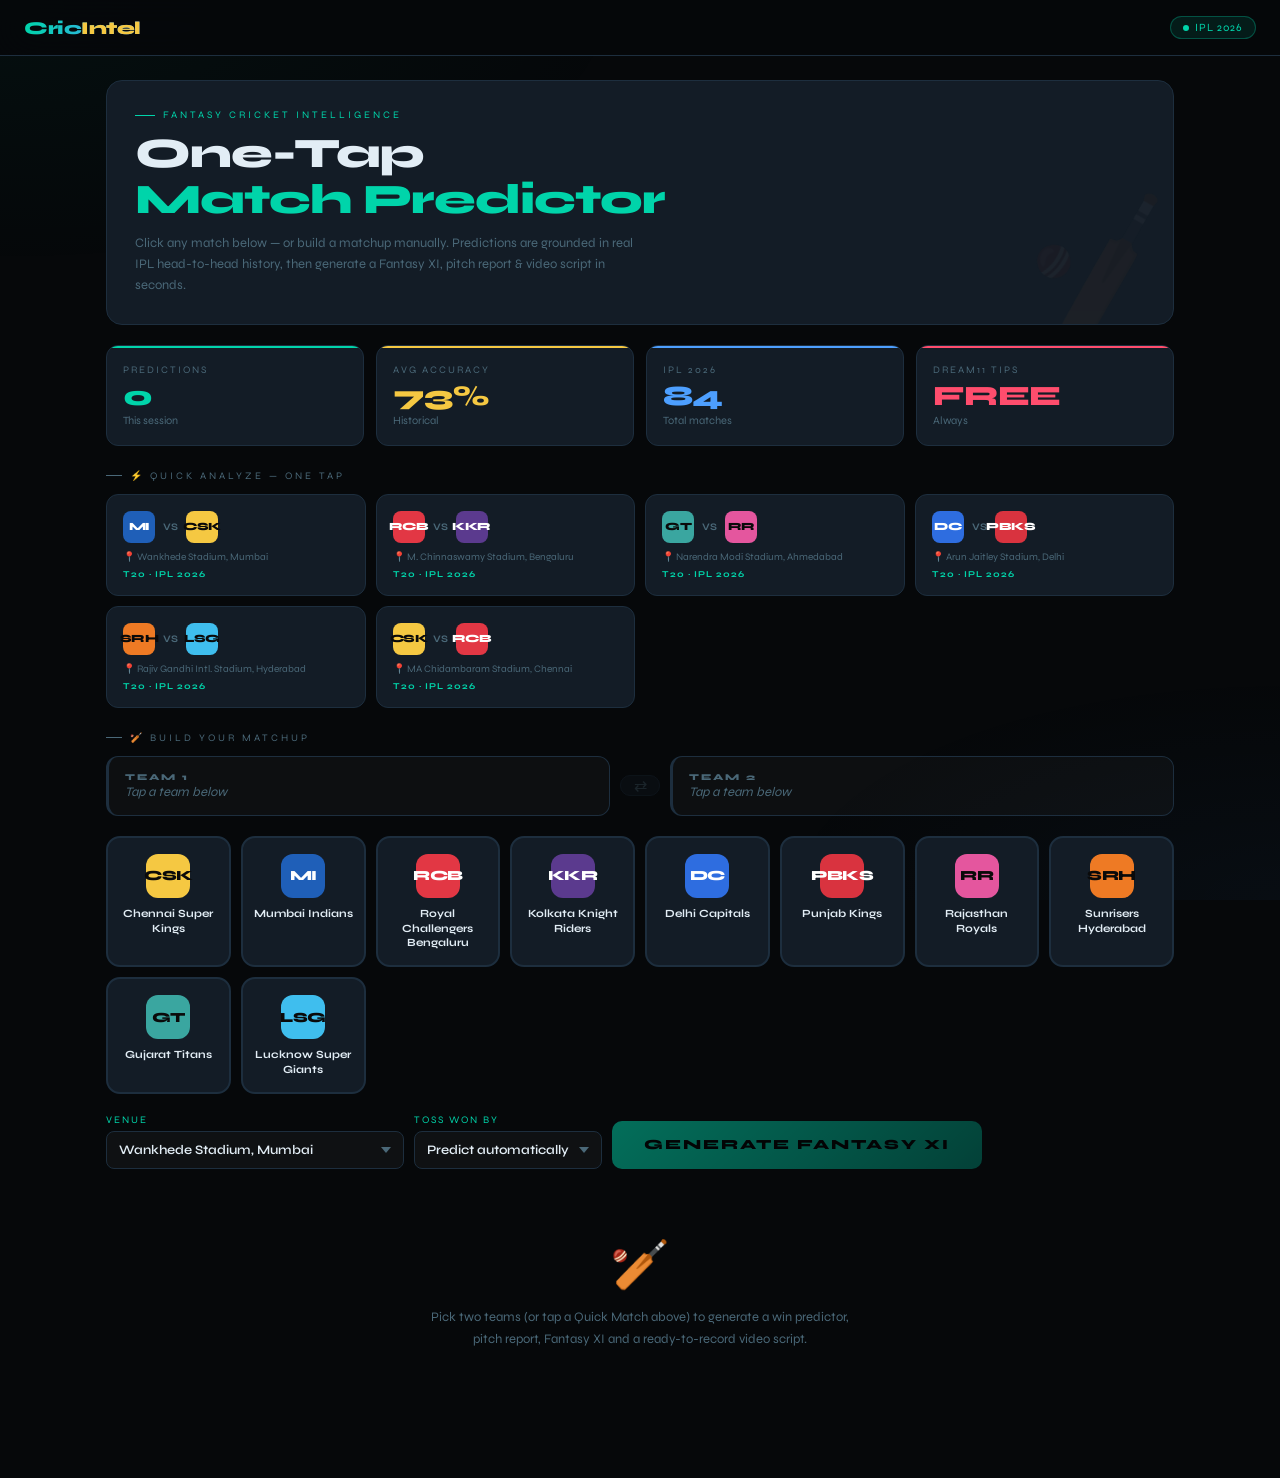
<file: index.html>
<!DOCTYPE html>
<html lang="en">
<head>
<meta charset="UTF-8"/>
<meta name="viewport" content="width=device-width,initial-scale=1.0"/>
<title>CricIntel — Fantasy Cricket Intelligence</title>
<link href="https://fonts.googleapis.com/css2?family=Syne:wght@400;600;700;800&family=DM+Mono:wght@400;500&family=Noto+Sans+Devanagari:wght@400;600&display=swap" rel="stylesheet"/>
<style>
:root {
  --bg: #06080A;
  --s1: #0C1117;
  --s2: #111820;
  --card: #131C26;
  --border: #1D2E3E;
  --accent: #00D4AA;
  --gold: #F5C842;
  --red: #FF4D6D;
  --blue: #4D9FFF;
  --text: #E2EDF5;
  --muted: #4A6878;
  --dim: #2A4050;
  --mono: 'DM Mono', monospace;
  color-scheme: dark;
}
*{margin:0;padding:0;box-sizing:border-box;}
html{scroll-behavior:smooth;}
body{
  background:var(--bg);
  color:var(--text);
  font-family:'Syne',sans-serif;
  min-height:100vh;
  overflow-x:hidden;
}
body::before{
  content:'';position:fixed;inset:0;
  background:
    radial-gradient(ellipse 100% 60% at 0% 0%,rgba(0,212,170,0.04) 0%,transparent 50%),
    radial-gradient(ellipse 80% 50% at 100% 100%,rgba(77,159,255,0.04) 0%,transparent 50%);
  pointer-events:none;z-index:0;
}
:focus-visible{outline:2px solid var(--accent);outline-offset:2px;border-radius:4px;}
button{font-family:inherit;}

/* NAV */
nav{
  position:sticky;top:0;z-index:100;
  background:rgba(6,8,10,0.85);
  backdrop-filter:blur(20px);
  border-bottom:1px solid var(--border);
  padding:0 24px;
  display:flex;align-items:center;justify-content:space-between;
  height:56px;
}
.nav-logo{
  font-size:18px;font-weight:800;letter-spacing:-0.5px;
  background:linear-gradient(90deg,var(--accent),var(--blue));
  -webkit-background-clip:text;-webkit-text-fill-color:transparent;background-clip:text;
}
.nav-logo span{color:var(--gold);-webkit-text-fill-color:var(--gold);}
.nav-pill{
  background:rgba(0,212,170,0.1);border:1px solid rgba(0,212,170,0.3);
  border-radius:100px;padding:4px 12px;font-size:11px;
  color:var(--accent);letter-spacing:1px;display:flex;align-items:center;gap:6px;
}
.live-dot{width:6px;height:6px;background:var(--accent);border-radius:50%;animation:blink 1.5s infinite;}
@keyframes blink{0%,100%{opacity:1;}50%{opacity:0.2;}}

.wrapper{position:relative;z-index:1;max-width:1100px;margin:0 auto;padding:24px 16px 80px;}
.page{display:none;}
.page.active{display:block;animation:fadeIn 0.3s ease;}
@keyframes fadeIn{from{opacity:0;transform:translateY(8px);}to{opacity:1;transform:translateY(0);}}

/* HERO */
.hero-main{
  background:var(--card);border:1px solid var(--border);
  border-radius:16px;padding:28px;position:relative;overflow:hidden;
}
.hero-main::after{
  content:'🏏';position:absolute;right:-10px;bottom:-20px;
  font-size:120px;opacity:0.04;pointer-events:none;transform:rotate(-15deg);
}
.hero-tag{
  font-size:10px;letter-spacing:3px;text-transform:uppercase;
  color:var(--accent);margin-bottom:10px;
  display:flex;align-items:center;gap:8px;
}
.hero-tag::before{content:'';width:20px;height:1px;background:var(--accent);}
.hero-title{
  font-size:clamp(26px,4vw,42px);font-weight:800;line-height:1.1;
  letter-spacing:-1px;margin-bottom:10px;
}
.hero-title em{font-style:normal;color:var(--accent);}
.hero-sub{color:var(--muted);font-size:13px;line-height:1.6;max-width:500px;}

/* STATS ROW */
.stats-row{display:grid;grid-template-columns:repeat(4,1fr);gap:12px;margin:20px 0;}
@media(max-width:640px){.stats-row{grid-template-columns:repeat(2,1fr);}}
.stat-card{
  background:var(--card);border:1px solid var(--border);
  border-radius:12px;padding:18px 16px;position:relative;overflow:hidden;
}
.stat-card::before{content:'';position:absolute;top:0;left:0;right:0;height:2px;}
.stat-card.green::before{background:var(--accent);}
.stat-card.gold::before{background:var(--gold);}
.stat-card.blue::before{background:var(--blue);}
.stat-card.red::before{background:var(--red);}
.stat-label{font-size:10px;letter-spacing:2px;text-transform:uppercase;color:var(--muted);margin-bottom:6px;}
.stat-value{font-size:28px;font-weight:800;letter-spacing:-1px;line-height:1;}
.stat-value.green{color:var(--accent);}
.stat-value.gold{color:var(--gold);}
.stat-value.blue{color:var(--blue);}
.stat-value.red{color:var(--red);}
.stat-sub{font-size:11px;color:var(--muted);margin-top:4px;}

/* ═══ SECTION LABEL ═══ */
.section-label{
  font-size:10px;letter-spacing:3px;text-transform:uppercase;
  color:var(--muted);margin:24px 0 12px;
  display:flex;align-items:center;gap:8px;
}
.section-label::before{content:'';width:16px;height:1px;background:var(--muted);}

/* ═══ QUICK MATCH CARDS ═══ */
.quick-matches{
  display:grid;grid-template-columns:repeat(auto-fill,minmax(220px,1fr));
  gap:10px;margin-bottom:24px;
}
.quick-match{
  background:var(--card);border:1px solid var(--border);
  border-radius:12px;padding:16px;cursor:pointer;text-align:left;
  transition:all 0.25s;position:relative;overflow:hidden;width:100%;color:inherit;
}
.quick-match:hover{
  border-color:var(--accent);transform:translateY(-2px);
  box-shadow:0 8px 24px rgba(0,212,170,0.12);
}
.quick-match::after{
  content:'ANALYZE →';position:absolute;bottom:0;left:0;right:0;
  background:linear-gradient(135deg,#00D4AA,#007A66);
  color:#000;font-size:10px;font-weight:800;letter-spacing:2px;
  text-align:center;padding:6px;
  transform:translateY(100%);transition:transform 0.25s;
}
.quick-match:hover::after{transform:translateY(0);}
.qm-teams{display:flex;align-items:center;gap:8px;margin-bottom:8px;}
.qm-badge{
  width:32px;height:32px;border-radius:8px;
  display:flex;align-items:center;justify-content:center;
  font-size:11px;font-weight:800;letter-spacing:-0.5px;
  flex-shrink:0;
}
.qm-vs{font-size:10px;font-weight:700;color:var(--muted);}
.qm-venue{font-size:10px;color:var(--muted);white-space:nowrap;overflow:hidden;text-overflow:ellipsis;}
.qm-format{
  font-size:9px;letter-spacing:1px;font-weight:700;
  color:var(--accent);margin-top:6px;
}

/* ═══ TEAM PICKER ═══ */
.team-grid{
  display:grid;grid-template-columns:repeat(auto-fill,minmax(118px,1fr));
  gap:10px;margin-bottom:20px;
}
@media(max-width:640px){.team-grid{grid-template-columns:repeat(3,1fr);}}
@media(max-width:420px){.team-grid{grid-template-columns:repeat(2,1fr);}}
.team-card{
  position:relative;background:var(--card);border:2px solid var(--border);
  border-radius:14px;padding:16px 10px 14px;cursor:pointer;
  text-align:center;transition:all 0.18s ease;
  display:flex;flex-direction:column;align-items:center;gap:9px;
  color:inherit;width:100%;
}
.team-card:hover{border-color:rgba(255,255,255,0.22);background:rgba(255,255,255,0.03);transform:translateY(-2px);}
.team-card.is-team1{border-color:var(--gold);background:rgba(245,200,66,0.07);}
.team-card.is-team2{border-color:var(--blue);background:rgba(77,159,255,0.07);}
.team-card-badge{
  width:44px;height:44px;border-radius:12px;flex-shrink:0;
  display:flex;align-items:center;justify-content:center;
  font-size:14px;font-weight:800;letter-spacing:-0.5px;
}
.team-card-name{
  font-size:11px;font-weight:700;line-height:1.35;color:var(--text);
}
.team-card-tag{
  position:absolute;top:-8px;right:-8px;font-size:9px;font-weight:800;
  letter-spacing:0.5px;padding:3px 8px;border-radius:100px;display:none;
  box-shadow:0 2px 8px rgba(0,0,0,0.4);
}
.team-card.is-team1 .team-card-tag{display:block;background:var(--gold);color:#0A0A0A;}
.team-card.is-team2 .team-card-tag{display:block;background:var(--blue);color:#06080A;}

/* MATCHUP BAR (live summary of your picks) */
.matchup-bar{display:flex;align-items:stretch;gap:10px;margin-bottom:20px;}
.matchup-slot{
  flex:1;min-width:0;background:rgba(255,255,255,0.03);border:1px solid var(--border);
  border-radius:12px;padding:12px 16px;min-height:60px;
  display:flex;flex-direction:column;justify-content:center;gap:2px;transition:all 0.2s;
}
.matchup-slot[data-slot="1"]{border-left:3px solid var(--gold);}
.matchup-slot[data-slot="2"]{border-left:3px solid var(--blue);}
.matchup-slot.empty{border-left-color:var(--border);}
.slot-eyebrow{font-size:9px;letter-spacing:2px;text-transform:uppercase;font-weight:800;color:var(--muted);}
.matchup-slot[data-slot="1"]:not(.empty) .slot-eyebrow{color:var(--gold);}
.matchup-slot[data-slot="2"]:not(.empty) .slot-eyebrow{color:var(--blue);}
.slot-content{font-size:13px;color:var(--muted);font-style:italic;}
.matchup-slot:not(.empty) .slot-content{font-size:14px;font-weight:800;font-style:normal;color:var(--text);white-space:nowrap;overflow:hidden;text-overflow:ellipsis;}
.slot-sub{font-size:10px;color:var(--muted);font-weight:600;font-family:var(--mono);}
.swap-btn{
  flex-shrink:0;width:40px;align-self:center;background:var(--card);
  border:1px solid var(--border);border-radius:10px;color:var(--muted);
  cursor:pointer;font-size:16px;transition:all 0.2s;
}
.swap-btn:hover:not(:disabled){border-color:var(--accent);color:var(--accent);transform:rotate(180deg);}
.swap-btn:disabled{opacity:0.3;cursor:not-allowed;}
.clear-picks-btn{
  background:none;border:none;color:var(--muted);cursor:pointer;
  font-size:11px;text-decoration:underline;letter-spacing:0.5px;
  padding:0;margin:-12px 0 16px;display:none;align-items:center;gap:4px;
}
.clear-picks-btn:hover{color:var(--red);}

/* OPTIONS ROW */
.options-row{
  display:flex;gap:10px;margin-bottom:20px;align-items:end;flex-wrap:wrap;
}
.field{display:flex;flex-direction:column;gap:5px;}
.field label{font-size:10px;letter-spacing:2px;text-transform:uppercase;color:var(--accent);}
.field select{
  background:rgba(255,255,255,0.04);border:1px solid var(--border);
  border-radius:8px;color:var(--text);font-family:'Syne',sans-serif;
  font-size:13px;font-weight:600;padding:10px 32px 10px 12px;outline:none;
  transition:all 0.2s;appearance:none;-webkit-appearance:none;-moz-appearance:none;
  cursor:pointer;
  background-image:url("data:image/svg+xml;utf8,<svg xmlns='http://www.w3.org/2000/svg' width='10' height='6'><path d='M0 0l5 6 5-6z' fill='%234A6878'/></svg>");
  background-repeat:no-repeat;background-position:right 12px center;
}
.field select:hover{border-color:rgba(255,255,255,0.25);}
.field select:focus{border-color:var(--accent);background-color:rgba(0,212,170,0.05);}
.field select option{background:#0C1117;color:var(--text);}

.run-btn{
  background:linear-gradient(135deg,#00D4AA,#007A66);
  border:none;border-radius:8px;color:#000;cursor:pointer;
  font-family:'Syne',sans-serif;font-size:12px;font-weight:800;
  letter-spacing:2px;padding:10px 24px;text-transform:uppercase;
  transition:all 0.2s;white-space:nowrap;height:40px;
}
.run-btn:hover:not(:disabled){transform:translateY(-1px);box-shadow:0 6px 20px rgba(0,212,170,0.3);}
.run-btn:disabled{opacity:0.5;cursor:not-allowed;}
.run-btn.big{
  height:48px;font-size:14px;padding:12px 32px;border-radius:10px;
}

/* MAIN GRID */
.main-grid{display:grid;grid-template-columns:2fr 1fr;gap:16px;}
@media(max-width:800px){.main-grid{grid-template-columns:1fr;}}
.left-col,.right-col{display:flex;flex-direction:column;gap:16px;}

.card{
  background:var(--card);border:1px solid var(--border);
  border-radius:14px;padding:22px;position:relative;overflow:hidden;
}
.card-title{
  font-size:11px;letter-spacing:3px;text-transform:uppercase;
  color:var(--muted);margin-bottom:16px;
  display:flex;align-items:center;gap:8px;
}

/* WIN PROB */
.prob-teams{display:flex;align-items:center;gap:12px;margin-bottom:8px;}
.prob-team{font-size:15px;font-weight:800;min-width:36px;}
.prob-team.t1{color:var(--gold);}
.prob-team.t2{color:var(--blue);}
.prob-track{flex:1;height:10px;background:rgba(255,255,255,0.06);border-radius:100px;overflow:hidden;}
.prob-fill{height:100%;background:linear-gradient(90deg,var(--gold),#FFA500);border-radius:100px;transition:width 1.2s cubic-bezier(0.25,1,0.5,1);width:0%;}
.prob-pcts{display:flex;justify-content:space-between;font-family:var(--mono);font-size:12px;margin-bottom:12px;}
.prob-pcts span:first-child{color:var(--gold);}
.prob-pcts span:last-child{color:var(--blue);}
.winner-line{
  background:rgba(0,212,170,0.07);border:1px solid rgba(0,212,170,0.2);
  border-radius:8px;padding:10px 14px;font-size:12px;font-weight:600;
  color:var(--accent);line-height:1.5;
}

/* PITCH */
.pitch-visual{display:flex;align-items:center;gap:16px;margin-bottom:14px;}
.pitch-oval{
  width:60px;height:80px;border-radius:50%;flex-shrink:0;
  border:2px solid var(--dim);position:relative;overflow:hidden;
  display:flex;align-items:center;justify-content:center;
}
.pitch-oval-fill{position:absolute;inset:0;border-radius:50%;background:linear-gradient(180deg,#4A3520,#5A4228,#3D2A15);opacity:0.8;}
.pitch-type-badge{position:absolute;font-size:8px;letter-spacing:1px;font-weight:700;z-index:1;color:#fff;}
.pitch-info{flex:1;}
.pitch-score-range{font-size:22px;font-weight:800;color:var(--gold);letter-spacing:-1px;margin-bottom:4px;}
.pitch-tags{display:flex;gap:6px;flex-wrap:wrap;margin-top:8px;}
.pitch-tag{background:rgba(255,255,255,0.05);border:1px solid var(--border);border-radius:100px;font-size:10px;letter-spacing:1px;padding:3px 10px;color:var(--muted);}

/* WEATHER */
.weather-row{display:flex;gap:10px;flex-wrap:wrap;}
.weather-item{flex:1;min-width:80px;background:rgba(255,255,255,0.03);border:1px solid var(--border);border-radius:10px;padding:12px;text-align:center;}
.weather-icon{font-size:20px;margin-bottom:4px;}
.weather-val{font-size:16px;font-weight:800;color:var(--text);}
.weather-key{font-size:9px;letter-spacing:1px;text-transform:uppercase;color:var(--muted);margin-top:2px;}

/* PLAYERS GRID */
.players-grid{display:grid;grid-template-columns:repeat(2,1fr);gap:8px;}
.player-row{
  background:rgba(255,255,255,0.03);border:1px solid var(--border);
  border-radius:10px;padding:12px;display:flex;align-items:center;gap:10px;
  transition:all 0.2s;
}
.player-row:hover{border-color:var(--accent);background:rgba(0,212,170,0.04);}
.player-avatar{width:36px;height:36px;border-radius:8px;flex-shrink:0;display:flex;align-items:center;justify-content:center;font-size:16px;}
.player-avatar.bat{background:rgba(245,200,66,0.1);}
.player-avatar.bowl{background:rgba(0,212,170,0.1);}
.player-avatar.all{background:rgba(77,159,255,0.1);}
.player-avatar.wk{background:rgba(255,77,109,0.1);}
.player-info{flex:1;min-width:0;}
.player-name{font-size:12px;font-weight:700;white-space:nowrap;overflow:hidden;text-overflow:ellipsis;}
.player-meta{font-size:10px;color:var(--muted);font-family:var(--mono);}
.player-badge{font-size:9px;font-weight:700;letter-spacing:1px;padding:2px 7px;border-radius:100px;}
.player-badge.c{background:rgba(245,200,66,0.15);color:var(--gold);border:1px solid rgba(245,200,66,0.3);}
.player-badge.vc{background:rgba(77,159,255,0.15);color:var(--blue);border:1px solid rgba(77,159,255,0.3);}

/* H2H */
.h2h-bar{display:flex;height:8px;border-radius:100px;overflow:hidden;margin:10px 0;}
.h2h-t1{background:var(--gold);transition:width 1s ease;}
.h2h-t2{background:var(--blue);transition:width 1s ease;}
.h2h-labels{display:flex;justify-content:space-between;font-size:11px;font-family:var(--mono);}
.h2h-labels span:first-child{color:var(--gold);}
.h2h-labels span:last-child{color:var(--blue);}
.h2h-detail{color:var(--muted);font-size:12px;line-height:1.7;margin-top:10px;}

/* FORM */
.form-row{display:flex;align-items:center;justify-content:space-between;margin-bottom:10px;}
.form-team-name{font-size:12px;font-weight:700;width:40px;}
.form-dots{display:flex;gap:5px;}
.form-dot{width:22px;height:22px;border-radius:6px;font-size:9px;font-weight:700;display:flex;align-items:center;justify-content:center;}
.form-dot.w{background:rgba(0,212,170,0.15);color:var(--accent);border:1px solid rgba(0,212,170,0.3);}
.form-dot.l{background:rgba(255,77,109,0.1);color:var(--red);border:1px solid rgba(255,77,109,0.2);}
.form-dot.n{background:rgba(255,255,255,0.04);color:var(--muted);border:1px solid var(--border);}

/* SCRIPT */
.script-box{
  background:rgba(0,0,0,0.4);border:1px solid rgba(0,212,170,0.15);
  border-radius:10px;padding:16px;font-family:'Noto Sans Devanagari','Syne',sans-serif;
  font-size:13px;line-height:1.9;color:#9EC8D8;white-space:pre-wrap;word-wrap:break-word;
}
.script-actions{display:flex;gap:8px;margin-top:12px;flex-wrap:wrap;}
.action-btn{
  background:rgba(255,255,255,0.05);border:1px solid var(--border);
  border-radius:7px;color:var(--text);cursor:pointer;
  font-family:'Syne',sans-serif;font-size:11px;font-weight:600;
  letter-spacing:1px;padding:8px 14px;text-decoration:none;
  transition:all 0.2s;display:flex;align-items:center;gap:6px;
}
.action-btn:hover{border-color:var(--accent);color:var(--accent);}

/* FANTASY TABLE */
.fantasy-table{width:100%;border-collapse:collapse;}
.fantasy-table th{font-size:9px;letter-spacing:2px;text-transform:uppercase;color:var(--muted);padding:8px 10px;text-align:left;border-bottom:1px solid var(--border);}
.fantasy-table td{padding:10px;font-size:12px;border-bottom:1px solid rgba(255,255,255,0.04);vertical-align:middle;}
.fantasy-table tr:last-child td{border-bottom:none;}
.fantasy-table tr:hover td{background:rgba(255,255,255,0.02);}
.role-pill{font-size:9px;font-weight:700;letter-spacing:1px;padding:2px 8px;border-radius:100px;}
.role-pill.BAT{background:rgba(245,200,66,0.12);color:var(--gold);}
.role-pill.BOWL{background:rgba(0,212,170,0.12);color:var(--accent);}
.role-pill.ALL{background:rgba(77,159,255,0.12);color:var(--blue);}
.role-pill.WK{background:rgba(255,77,109,0.12);color:var(--red);}

/* LOADING */
.loading-overlay{
  display:none;position:fixed;inset:0;z-index:200;
  background:rgba(6,8,10,0.92);backdrop-filter:blur(10px);
  align-items:center;justify-content:center;flex-direction:column;gap:16px;
}
.loading-overlay.show{display:flex;}
.spinner{width:60px;height:60px;border:3px solid var(--border);border-top-color:var(--accent);border-radius:50%;animation:spin 0.8s linear infinite;}
@keyframes spin{to{transform:rotate(360deg);}}
.loading-msg{font-size:14px;font-weight:700;letter-spacing:2px;color:var(--accent);}
.loading-step{font-size:12px;color:var(--muted);}

.err{background:rgba(255,77,109,0.08);border:1px solid rgba(255,77,109,0.25);border-radius:10px;padding:14px;color:var(--red);font-size:13px;margin-bottom:16px;display:none;}
.err.show{display:block;}

.live-banner{
  background:rgba(255,77,109,0.08);border:1px solid rgba(255,77,109,0.35);
  border-radius:10px;padding:10px 14px;margin-bottom:14px;
}
.live-banner-tag{font-size:9px;letter-spacing:2px;font-weight:800;color:var(--red);margin-bottom:4px;}
.live-banner-title{font-size:13px;font-weight:700;}
.live-banner-status{font-size:11px;color:var(--muted);margin-top:2px;}

.empty-state{text-align:center;padding:48px 20px;color:var(--muted);}
.empty-state .big{font-size:48px;margin-bottom:12px;}
.empty-state p{font-size:13px;line-height:1.7;}
</style>
</head>
<body>

<div class="loading-overlay" id="loadingOverlay">
  <div class="spinner"></div>
  <div class="loading-msg">ANALYZING MATCH...</div>
  <div class="loading-step" id="loadingStep">Fetching player data...</div>
</div>

<nav>
  <div class="nav-logo">Cric<span>Intel</span></div>
  <div class="nav-pill"><span class="live-dot"></span> IPL 2026</div>
</nav>

<div class="wrapper">

<!-- ════════ DASHBOARD ════════ -->
<div class="page active" id="page-dashboard">

  <div class="hero-main" style="margin-bottom:0;">
    <div class="hero-tag">Fantasy Cricket Intelligence</div>
    <div class="hero-title">One-Tap<br/><em>Match Predictor</em></div>
    <div class="hero-sub">Click any match below — or build a matchup manually. Predictions are grounded in real IPL head-to-head history, then generate a Fantasy XI, pitch report & video script in seconds.</div>
  </div>

  <div class="stats-row">
    <div class="stat-card green"><div class="stat-label">Predictions</div><div class="stat-value green" id="statPred">0</div><div class="stat-sub">This session</div></div>
    <div class="stat-card gold"><div class="stat-label">Avg Accuracy</div><div class="stat-value gold">73%</div><div class="stat-sub">Historical</div></div>
    <div class="stat-card blue"><div class="stat-label">IPL 2026</div><div class="stat-value blue">84</div><div class="stat-sub">Total matches</div></div>
    <div class="stat-card red"><div class="stat-label">Dream11 Tips</div><div class="stat-value red">FREE</div><div class="stat-sub">Always</div></div>
  </div>

  <!-- ⚡ QUICK MATCHES — ONE TAP -->
  <div class="section-label">⚡ Quick Analyze — One Tap</div>
  <div class="quick-matches" id="quickMatches"></div>

  <!-- 🏏 BUILD YOUR OWN MATCHUP -->
  <div class="section-label">🏏 Build Your Matchup</div>

  <div class="matchup-bar" id="matchupBar">
    <div class="matchup-slot empty" data-slot="1" id="slot1">
      <div class="slot-eyebrow">Team 1</div>
      <div class="slot-content">Tap a team below</div>
    </div>
    <button type="button" class="swap-btn" id="swapBtn" disabled title="Swap teams" aria-label="Swap Team 1 and Team 2">⇄</button>
    <div class="matchup-slot empty" data-slot="2" id="slot2">
      <div class="slot-eyebrow">Team 2</div>
      <div class="slot-content">Tap a team below</div>
    </div>
  </div>
  <button type="button" class="clear-picks-btn" id="clearPicksBtn">✕ Clear picks</button>

  <div class="team-grid" id="teamGrid"></div>

  <div class="options-row">
    <div class="field">
      <label>Venue</label>
      <select id="venueSelect"></select>
    </div>
    <div class="field">
      <label>Toss Won By</label>
      <select id="tossSelect">
        <option value="auto">Predict automatically</option>
      </select>
    </div>
    <button class="run-btn big" id="runBtn" disabled>Generate Fantasy XI</button>
  </div>

  <div class="err" id="dashErr"></div>

  <div class="empty-state" id="emptyState">
    <div class="big">🏏</div>
    <p>Pick two teams (or tap a Quick Match above) to generate a win predictor,<br/>pitch report, Fantasy XI and a ready-to-record video script.</p>
  </div>

  <div class="main-grid" id="resultsGrid" style="display:none;">
    <div class="left-col">
      <div class="card">
        <div class="card-title">🏆 Match Winner Prediction</div>
        <div class="live-banner" id="liveBanner" style="display:none;"></div>
        <div id="winProbBox"></div>
      </div>

      <div class="card">
        <div class="card-title">⭐ Suggested Fantasy XI</div>
        <div class="players-grid" id="playersGrid"></div>
      </div>

      <div class="card">
        <div class="card-title">📋 Full Squad — Fantasy Points</div>
        <table class="fantasy-table">
          <thead><tr><th>Player</th><th>Role</th><th>Team</th><th>Credits</th><th>Pts</th></tr></thead>
          <tbody id="fantasyTableBody"></tbody>
        </table>
      </div>

      <div class="card">
        <div class="card-title">🎬 Video Script</div>
        <div class="script-box" id="scriptBox"></div>
        <div class="script-actions">
          <button class="action-btn" id="copyScriptBtn">📋 Copy Script</button>
          <button class="action-btn" id="regenScriptBtn">🔁 Regenerate</button>
        </div>
      </div>
    </div>

    <div class="right-col">
      <div class="card">
        <div class="card-title">🌱 Pitch Report</div>
        <div class="pitch-visual" id="pitchVisual"></div>
        <div class="pitch-tags" id="pitchTags"></div>
      </div>

      <div class="card">
        <div class="card-title">☁️ Weather</div>
        <div class="weather-row" id="weatherRow"></div>
      </div>

      <div class="card">
        <div class="card-title">⚔️ Head to Head</div>
        <div id="h2hBox"></div>
      </div>

      <div class="card">
        <div class="card-title">📈 Recent Form</div>
        <div id="formBox"></div>
      </div>
    </div>
  </div>

</div>

</div>

<script src="data.js?v=3"></script>
<script src="api.js?v=3"></script>
<script src="app.js?v=3"></script>
</body>
</html>
</file>
